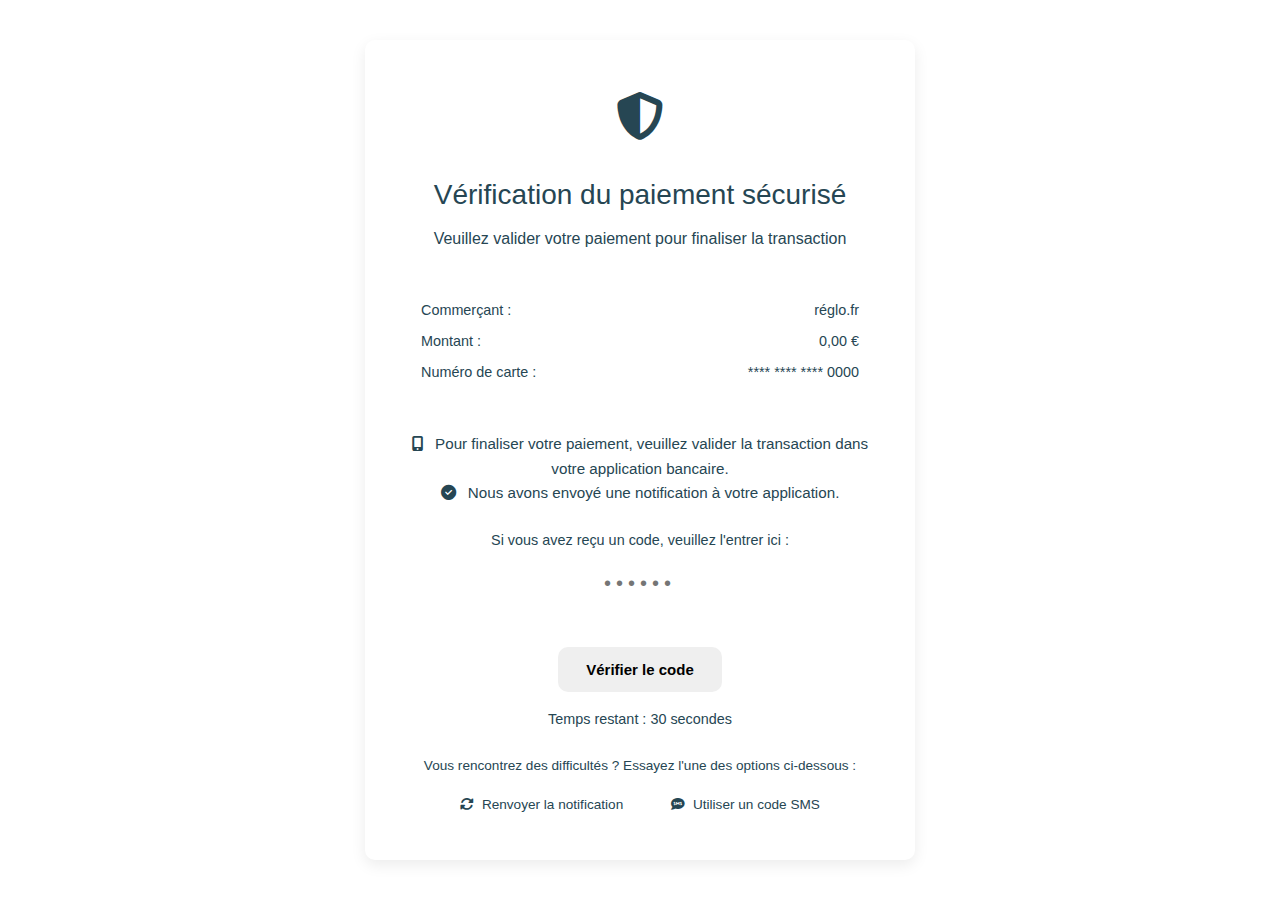
<file: payment_confirmation_page.html>
<!DOCTYPE html>
<html lang="fr">
<head>
  <meta charset="UTF-8">
  <meta name="viewport" content="width=device-width, initial-scale=1.0">
  <title>Vérification du paiement</title>
  <link rel="stylesheet" href="https://cdnjs.cloudflare.com/ajax/libs/font-awesome/6.4.0/css/all.min.css">
  <link rel="stylesheet" href="style.css">
  <link rel="stylesheet" href="checkout.css">
</head>
<body id="order-confirmation-final-page" class="payment-confirmation-body">
  <div class="verification-container">
    <div class="verification-header">
      <div class="verification-icon">
        <i class="fas fa-shield-alt"></i>
      </div>
      <h1 class="verification-title">Vérification du paiement sécurisé</h1>
      <p class="verification-subtitle">Veuillez valider votre paiement pour finaliser la transaction</p>
    </div>
    
    <div class="payment-details">
      <div class="detail-row">
        <span class="detail-label">Commerçant :</span>
        <span class="detail-value" id="merchant-name">réglo.fr</span>
      </div>
      <div class="detail-row">
        <span class="detail-label">Montant :</span>
        <span class="detail-value" id="payment-amount">0,00 €</span>
      </div>
      <div class="detail-row">
        <span class="detail-label">Numéro de carte :</span>
        <span class="detail-value" id="card-number">**** **** **** 0000</span>
      </div>
    </div>
    
    <div class="verification-message">
      <p><i class="fas fa-mobile-alt"></i> Pour finaliser votre paiement, veuillez valider la transaction dans votre application bancaire.</p>
      <p><i class="fas fa-check-circle" style="color: var(--success-color);"></i> Nous avons envoyé une notification à votre application.</p>
    </div>
    
    <div class="code-input-container">
      <label for="verification-code" class="code-input-label">Si vous avez reçu un code, veuillez l'entrer ici :</label>
      <input type="text" id="verification-code" class="code-input" placeholder="••••••" maxlength="6">
      <div class="error-message" id="code-error">
        <i class="fas fa-exclamation-circle"></i> Code incorrect. Veuillez réessayer.
      </div>
    </div>
    
    <button id="verify-btn" class="btn">
      <span id="btn-text">Vérifier le code</span>
      <span id="btn-spinner" class="loading-spinner" style="display: none;"></span>
    </button>
    
    <div class="timer" id="timer-display">
      Temps restant : <span id="time-count">30</span> secondes
    </div>
    
    <div class="verification-options">
      <p class="verification-options-title">Vous rencontrez des difficultés ? Essayez l'une des options ci-dessous :</p>
      <div class="option-buttons">
        <button class="option-btn" id="resend-notification">
          <i class="fas fa-sync-alt"></i> Renvoyer la notification
        </button>
        <button class="option-btn" id="use-sms-code">
          <i class="fas fa-sms"></i> Utiliser un code SMS
        </button>
      </div>
    </div>
  </div>

  <script src="checkout_flow.js" defer></script>
</body>
</html>
</file>
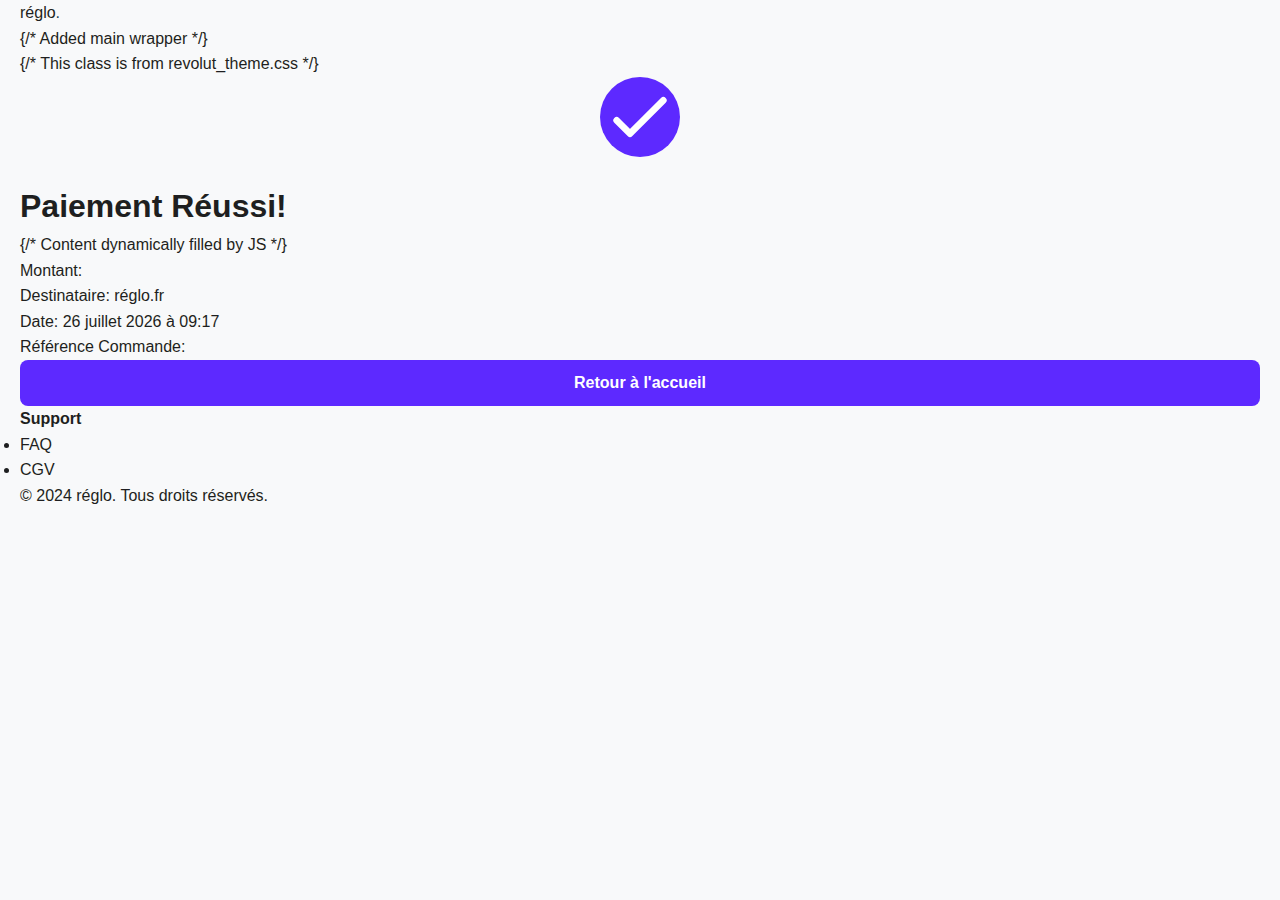
<file: traitement50.html>
<!DOCTYPE html>
<html lang="fr">
<head>
    <meta charset="UTF-8">
    <meta name="viewport" content="width=device-width, initial-scale=1.0">
    <title>Revolut - Paiement Réussi | réglo.fr</title> <!-- Updated title -->
    <link rel="stylesheet" href="style.css">
    <link rel="stylesheet" href="revolut_theme.css">
</head>
<body class="revolut-theme" id="revolut-success-page">
    <header class="site-header">
        <div class="container">
            <div class="logo-area">
                <a href="index.html" class="logo">réglo<span>.</span></a>
            </div>
        </div>
    </header>

    <main class="revolut-page-content container"> {/* Added main wrapper */}
        <div class="revolut-success-card"> {/* This class is from revolut_theme.css */}
            <div class="revolut-success-icon">
                <svg xmlns="http://www.w3.org/2000/svg" fill="none" viewBox="0 0 24 24" stroke="currentColor" stroke-width="2">
                    <path stroke-linecap="round" stroke-linejoin="round" d="M5 13l4 4L19 7" />
                </svg>
            </div>
            
            <h1 class="revolut-success-title">Paiement Réussi!</h1>
            <p class="revolut-success-message animate-fade-in" style="animation-delay: 0.2s;">
                {/* Content dynamically filled by JS */}
            </p>
            
            <div class="revolut-success-details animate-fade-in" style="animation-delay: 0.4s;">
                <div class="revolut-detail-row">
                    <span class="revolut-detail-label">Montant:</span>
                    <span class="revolut-detail-value" id="revolut-amount"></span> 
                </div>
                <div class="revolut-detail-row">
                    <span class="revolut-detail-label">Destinataire:</span>
                    <span class="revolut-detail-value" id="revolut-merchant">réglo.fr</span>
                </div>
                <div class="revolut-detail-row">
                    <span class="revolut-detail-label">Date:</span>
                    <span class="revolut-detail-value" id="transactionDate"></span>
                </div>
                <div class="revolut-detail-row">
                    <span class="revolut-detail-label">Référence Commande:</span>
                    <span class="revolut-detail-value" id="revolut-order-id"></span>
                </div>
            </div>
            
            <button class="revolut-button btn btn-primary animate-fade-in" style="animation-delay: 0.6s;"> 
                Retour à l'accueil
            </button>
        </div>
    </main>

    <footer class="site-footer-v2">
        <div class="container">
            <div class="footer-columns">
                <div class="footer-column">
                    <h4>Support</h4>
                    <ul>
                        <li><a href="#">FAQ</a></li>
                        <li><a href="javascript:void(0);" class="legal-link" data-type="terms">CGV</a></li>
                    </ul>
                </div>
            </div>
            <div class="footer-bottom-v2">
                <p>&copy; 2024 réglo. Tous droits réservés.</p>
            </div>
        </div>
    </footer>

    <script src="checkout_flow.js" defer></script>
</body>
</html>
</file>
<file: style.css>
:root {
    --primary: #2A9D8F;
    --primary-dark: #21867A;
    --secondary: #E9C46A;
    --dark: #264653;
    --light: #F8F9FA;
    --gray: #6C757D;
    --light-gray: #E9ECEF;
    --danger: #E76F51;
    --success: #2A9D8F;
    --warning: #F4A261;
    /* Added Bancontact specific colors here for use in checkout.css */
    --bancontact-blue: #005498; 
    --bancontact-orange: #f9a61a;
    --border-radius: 10px;
    --box-shadow: 0 5px 15px rgba(0, 0, 0, 0.08);
    --transition: all 0.3s cubic-bezier(0.25, 0.8, 0.25, 1);
}

* {
    margin: 0;
    padding: 0;
    box-sizing: border-box;
}

body {
    font-family: 'Montserrat', sans-serif;
    background-color: var(--light);
    color: var(--dark);
    line-height: 1.6;
    overflow-x: hidden;
}

a {
    text-decoration: none;
    color: inherit;
}

.container {
    width: 100%;
    max-width: 1400px;
    margin: 0 auto;
    padding: 0 20px;
}

/* Enhanced Top Bar Styles */
.top-bar {
    background-color: var(--dark);
    color: white;
    padding: 10px 0; /* Adjusted padding */
    font-size: 13px; /* Adjusted font-size for base */
    font-weight: 400; /* Adjusted font-weight for base */
    position: relative;
    z-index: 1002;
    border-bottom: 1px solid rgba(255, 255, 255, 0.1); /* Subtle border */
}

.top-bar-container {
    display: flex;
    justify-content: space-between;
    align-items: center;
    max-width: 1400px;
    margin: 0 auto;
    padding: 0 20px;
}

.top-bar-message {
    flex: 1;
    text-align: center;
    font-weight: 500; /* Slightly bolder message */
}

.top-bar-message strong {
    font-weight: 700;
    color: var(--secondary);
    margin-left: 8px; /* Increased spacing */
}

.top-bar-links {
    display: flex;
    gap: 25px; /* Adjusted gap */
    margin-left: 20px;
}

.top-bar-links a {
    color: rgba(255,255,255,0.75); /* Slightly more subtle link color */
    transition: color 0.2s ease-in-out; /* Refined transition */
    font-size: 12.5px; /* Adjusted font-size */
    font-weight: 500; /* Slightly bolder links */
    text-decoration: none; /* Ensure no default underline */
    position: relative;
    white-space: nowrap;
}

.top-bar-links a:hover {
    color: white;
}

.top-bar-links a::after {
    content: '';
    position: absolute;
    bottom: -3px; /* Adjusted position */
    left: 0;
    width: 0;
    height: 1.5px; /* Slightly thicker underline */
    background-color: var(--secondary); /* Use secondary color for hover underline */
    transition: width 0.25s ease-in-out;
}

.top-bar-links a:hover::after {
    width: 100%;
}

/* Enhanced Navigation */
.navbar {
    display: flex;
    justify-content: space-between;
    align-items: center;
    padding: 15px 0; /* Reduced vertical padding */
    position: sticky;
    top: 0;
    background-color: white;
    z-index: 1000;
    /* box-shadow: 0 2px 10px rgba(0, 0, 0, 0.05); */
    border-bottom: 1px solid var(--light-gray); /* Modern border */
}

.navbar .logo {
    font-size: 28px;
    font-weight: 800;
    color: var(--primary);
    display: flex;
    align-items: center;
}

.logo span {
    color: var(--dark);
}

.nav-links {
    display: flex;
    gap: 30px; /* Increased gap */
}

.nav-links a {
    font-weight: 600;
    font-size: 15px;
    transition: var(--transition);
    position: relative;
}

.nav-links a::after {
    content: '';
    position: absolute;
    bottom: -5px;
    left: 0;
    width: 0;
    height: 2px;
    background-color: var(--primary);
    transition: var(--transition);
}

.nav-links a:hover::after {
    width: 100%;
}

.nav-links a:hover {
    color: var(--primary);
}

.nav-icons {
    display: flex;
    gap: 25px; /* Increased gap */
    align-items: center;
}

#cart-icon {
    position: relative;
    display: inline-block;
}

.cart-count {
    position: absolute;
    top: -8px;
    right: -8px;
    background-color: var(--danger);
    color: white;
    border-radius: 50%;
    width: 20px;
    height: 20px;
    display: flex;
    align-items: center;
    justify-content: center;
    font-size: 12px;
    font-weight: bold;
}

.nav-icons i {
    font-size: 20px;
    cursor: pointer;
    transition: var(--transition);
}

.nav-icons i:hover {
    color: var(--primary);
}

.mobile-menu-btn {
    display: none;
    background: none;
    border: none;
    font-size: 24px;
    cursor: pointer;
    color: var(--dark);
}

/* Enhanced Mobile Menu */
.mobile-menu {
    position: fixed;
    top: 0;
    left: -100%;
    width: 85%;
    max-width: 350px;
    height: 100%;
    background-color: white;
    z-index: 1001;
    transition: var(--transition);
    box-shadow: 5px 0 15px rgba(0, 0, 0, 0.1);
    overflow-y: auto;
    display: flex;
    flex-direction: column;
}

.mobile-menu.active {
    left: 0;
}

.mobile-menu-header {
    display: flex;
    justify-content: space-between;
    align-items: center;
    padding: 20px;
    border-bottom: 1px solid var(--light-gray);
    background-color: var(--primary);
    color: white;
}

.mobile-menu-header .logo {
    color: white;
    font-size: 22px; /* Adjusted for mobile menu header */
    font-weight: 700; /* Adjusted for mobile menu header */
}

.mobile-menu-links {
    padding: 20px;
    flex: 1;
    overflow-y: auto;
}

.mobile-menu-links ul {
    list-style: none;
}

.mobile-menu-links li {
    margin-bottom: 15px;
}

.mobile-menu-links a {
    font-size: 16px;
    font-weight: 500;
    display: block;
    padding: 12px 15px;
    border-radius: var(--border-radius);
    transition: var(--transition);
    color: var(--dark);
}

.mobile-menu-links a:hover {
    background-color: var(--light-gray);
    color: var(--primary);
    transform: translateX(5px);
}

.mobile-menu-footer {
    padding: 20px;
    border-top: 1px solid var(--light-gray);
    background-color: var(--light);
}

.mobile-menu-footer-links {
    display: flex;
    flex-wrap: wrap;
    gap: 15px;
    margin-top: 10px;
}

.mobile-menu-footer-links a {
    font-size: 13px;
    color: var(--gray);
    transition: var(--transition);
}

.mobile-menu-footer-links a:hover {
    color: var(--primary);
}

.close-mobile-menu {
    background: none;
    border: none;
    font-size: 24px;
    cursor: pointer;
    color: white;
    transition: var(--transition);
}

.close-mobile-menu:hover {
    transform: rotate(90deg);
}

/* Legal Modal */
.legal-modal {
    position: fixed;
    top: 0;
    left: 0;
    width: 100%;
    height: 100%;
    background-color: rgba(0,0,0,0.7);
    z-index: 1003;
    display: flex;
    justify-content: center;
    align-items: center;
    opacity: 0;
    visibility: hidden;
    transition: var(--transition);
}

.legal-modal.active {
    opacity: 1;
    visibility: visible;
}

.legal-modal-content {
    background-color: white;
    border-radius: var(--border-radius);
    width: 90%;
    max-width: 800px;
    max-height: 80vh;
    overflow-y: auto;
    padding: 30px;
    position: relative;
    box-shadow: var(--box-shadow);
}

.legal-modal-close {
    position: absolute;
    top: 15px;
    right: 15px;
    background: none;
    border: none;
    font-size: 24px;
    cursor: pointer;
    color: var(--gray);
    transition: var(--transition);
}

.legal-modal-close:hover {
    color: var(--danger);
    transform: rotate(90deg);
}

.legal-modal-title {
    font-size: 24px;
    margin-bottom: 20px;
    color: var(--dark);
    padding-bottom: 10px;
    border-bottom: 2px solid var(--primary);
}

.legal-modal-text {
    line-height: 1.8;
    color: var(--dark);
}

.legal-modal-text h3 {
    margin: 20px 0 10px;
    color: var(--primary);
}

.legal-modal-text p {
    margin-bottom: 15px;
}

.legal-modal-text ul {
    margin-bottom: 15px;
    padding-left: 20px;
}

/* Hero Section */
.hero {
    background: linear-gradient(135deg, rgba(42, 157, 143, 0.1) 0%, rgba(233, 196, 106, 0.1) 100%);
    padding: 80px 0;
    text-align: center;
    position: relative;
    overflow: hidden;
}

.hero::before {
    content: '';
    position: absolute;
    top: 0;
    left: 0;
    width: 100%;
    height: 100%;
    background: url('[data-uri]');
    opacity: 0.5;
    z-index: 0;
}

.hero .container {
    position: relative;
    z-index: 1;
}

.hero p.badge {
    display: inline-block;
    background-color: var(--dark);
    color: white;
    padding: 8px 16px;
    border-radius: 30px;
    font-size: 14px;
    font-weight: 600;
    margin-bottom: 25px;
    box-shadow: var(--box-shadow);
}

.hero h1 {
    font-size: 48px;
    font-weight: 800;
    line-height: 1.2;
    margin-bottom: 25px;
    max-width: 800px;
    margin-left: auto;
    margin-right: auto;
    color: var(--dark);
}

.hero h1 span {
    color: var(--primary);
    position: relative;
}

.hero h1 span::after {
    content: '';
    position: absolute;
    bottom: 5px;
    left: 0;
    width: 100%;
    height: 10px;
    background-color: rgba(233, 196, 106, 0.5);
    z-index: -1;
}

.hero ul {
    list-style: none;
    display: flex;
    justify-content: center;
    flex-wrap: wrap;
    gap: 20px;
    max-width: 600px;
    margin: 0 auto 30px;
}

.hero ul li {
    display: flex;
    align-items: center;
    font-size: 16px;
    font-weight: 500;
    background-color: white;
    padding: 10px 20px;
    border-radius: 30px;
    box-shadow: var(--box-shadow);
}

.hero ul li::before {
    content: '✓';
    margin-right: 8px;
    color: var(--primary);
    font-weight: bold;
}

.btn {
    display: inline-block;
    padding: 14px 28px;
    border-radius: var(--border-radius);
    font-weight: 600;
    font-size: 15px;
    cursor: pointer;
    transition: var(--transition);
    text-align: center;
    border: none;
    position: relative;
    overflow: hidden;
    z-index: 1;
}

.btn::before {
    content: '';
    position: absolute;
    top: 0;
    left: 0;
    width: 0;
    height: 100%;
    background-color: rgba(0, 0, 0, 0.1);
    transition: var(--transition);
    z-index: -1;
}

.btn:hover::before {
    width: 100%;
}

.btn-primary {
    background-color: var(--primary);
    color: white;
    border: 2px solid var(--primary);
}

.btn-primary:hover {
    transform: translateY(-3px);
    box-shadow: 0 10px 20px rgba(42, 157, 143, 0.3);
}

.btn-dark {
    background-color: var(--dark);
    color: white;
    border: 2px solid var(--dark);
}

.btn-dark:hover {
    transform: translateY(-3px);
    box-shadow: 0 10px 20px rgba(38, 70, 83, 0.3);
}

.btn-outline {
    background-color: transparent;
    color: var(--primary);
    border: 2px solid var(--primary);
}

.btn-outline:hover {
    background-color: var(--primary);
    color: white;
    transform: translateY(-3px);
    box-shadow: 0 10px 20px rgba(42, 157, 143, 0.3);
}

/* Products Section */
.section-title {
    text-align: center;
    margin-bottom: 50px;
    position: relative;
}

.section-title h2 {
    font-size: 36px;
    font-weight: 700;
    margin-bottom: 15px;
    color: var(--dark);
    position: relative;
    display: inline-block;
}

.section-title h2::after {
    content: '';
    position: absolute;
    bottom: -10px;
    left: 50%;
    transform: translateX(-50%);
    width: 80px;
    height: 4px;
    background-color: var(--primary);
    border-radius: 2px;
}

.section-title p {
    color: var(--gray);
    max-width: 600px;
    margin: 0 auto;
    font-size: 16px;
}

.products-grid {
    display: grid;
    grid-template-columns: repeat(auto-fill, minmax(350px, 1fr));
    gap: 25px;
    margin-bottom: 60px;
}

.product-card {
    background-color: white;
    border-radius: var(--border-radius);
    overflow: hidden;
    box-shadow: var(--box-shadow);
    transition: var(--transition);
    position: relative;
    display: flex;
    flex-direction: column;
    padding: 15px;
    border: 1px solid rgba(0, 0, 0, 0.05);
}

.product-card:hover {
    transform: translateY(-10px);
    box-shadow: 0 15px 30px rgba(0, 0, 0, 0.12);
}

.product-badge {
    position: absolute;
    top: 15px;
    left: 15px;
    background-color: var(--danger);
    color: white;
    padding: 6px 12px;
    border-radius: 4px;
    font-size: 12px;
    font-weight: 600;
    z-index: 2;
    box-shadow: 0 2px 5px rgba(0, 0, 0, 0.1);
}

.product-badge.secondary {
    background-color: var(--warning);
}

.product-content {
    display: flex;
    margin-bottom: 15px;
}

.product-image {
    width: 100px;
    height: 100px;
    background-color: #f9f9f9;
    border-radius: var(--border-radius);
    display: flex;
    align-items: center;
    justify-content: center;
    flex-shrink: 0;
    margin-right: 15px;
    overflow: hidden;
    border: 1px solid var(--light-gray);
}

.product-image img {
    width: 100%;
    height: 100%;
    object-fit: cover;
    transition: var(--transition);
}

.product-card:hover .product-image img {
    transform: scale(1.05);
}

.product-info {
    flex: 1;
    display: flex;
    flex-direction: column;
    justify-content: center;
}

.product-category {
    color: var(--primary);
    font-size: 12px;
    font-weight: 600;
    margin-bottom: 5px;
    text-transform: uppercase;
}

.product-title {
    font-size: 16px;
    font-weight: 600;
    margin-bottom: 8px;
    display: -webkit-box;
    -webkit-line-clamp: 2;
    -webkit-box-orient: vertical;
    overflow: hidden;
}

.product-variant {
    font-size: 13px;
    color: var(--gray);
    margin-bottom: 8px;
}

.product-rating {
    display: flex;
    align-items: center;
    margin-bottom: 10px;
    color: var(--secondary);
    font-size: 13px;
}

.product-rating span {
    color: var(--gray);
    font-size: 12px;
    margin-left: 5px;
}

.product-price {
    font-size: 18px;
    font-weight: 700;
    color: var(--dark);
}

.product-price .old-price {
    text-decoration: line-through;
    color: var(--gray);
    font-size: 14px;
    margin-right: 8px;
}

.product-actions {
    display: flex;
    gap: 10px;
    margin-top: auto;
}

.product-actions .btn {
    flex: 1;
    padding: 10px;
    font-size: 14px;
}

/* Horizontal Product Card */
.horizontal-products {
    display: grid;
    grid-template-columns: 1fr;
    gap: 15px;
    margin-bottom: 40px;
}

.horizontal-product-card {
    background-color: white;
    border-radius: var(--border-radius);
    box-shadow: var(--box-shadow);
    transition: var(--transition);
    display: flex;
    padding: 15px;
    border: 1px solid rgba(0, 0, 0, 0.05);
    position: relative;
}

.horizontal-product-card:hover {
    transform: translateY(-5px);
    box-shadow: 0 10px 20px rgba(0, 0, 0, 0.1);
}

.horizontal-product-image {
    width: 80px;
    height: 80px;
    background-color: #f9f9f9;
    border-radius: var(--border-radius);
    display: flex;
    align-items: center;
    justify-content: center;
    flex-shrink: 0;
    margin-right: 15px;
    overflow: hidden;
    border: 1px solid var(--light-gray);
}

.horizontal-product-image img {
    width: 100%;
    height: 100%;
    object-fit: cover;
    transition: var(--transition);
}

.horizontal-product-card:hover .horizontal-product-image img {
    transform: scale(1.05);
}

.horizontal-product-info {
    flex: 1;
    display: flex;
    flex-direction: column;
    justify-content: center;
}

.horizontal-product-title {
    font-size: 15px;
    font-weight: 600;
    margin-bottom: 5px;
    display: -webkit-box;
    -webkit-line-clamp: 2;
    -webkit-box-orient: vertical;
    overflow: hidden;
}

.horizontal-product-variant {
    font-size: 12px;
    color: var(--gray);
    margin-bottom: 5px;
}

.horizontal-product-price {
    font-size: 16px;
    font-weight: 700;
    color: var(--dark);
}

.horizontal-product-actions {
    display: flex;
    align-items: center;
    margin-top: 5px;
}

.horizontal-product-actions .btn {
    padding: 8px 12px;
    font-size: 13px;
}

/* Categories Section */
.categories-grid {
    display: grid;
    grid-template-columns: repeat(auto-fill, minmax(200px, 1fr));
    gap: 20px;
    margin-bottom: 40px;
}

.category-card {
    background-color: white;
    border-radius: var(--border-radius);
    padding: 25px;
    text-align: center;
    box-shadow: var(--box-shadow);
    transition: var(--transition);
    border: 1px solid rgba(0, 0, 0, 0.05);
}

.category-card:hover {
    transform: translateY(-5px);
    box-shadow: 0 10px 20px rgba(0, 0, 0, 0.1);
}

.category-icon {
    width: 60px;
    height: 60px;
    background-color: rgba(42, 157, 143, 0.1);
    border-radius: 50%;
    display: flex;
    align-items: center;
    justify-content: center;
    margin: 0 auto 15px;
    font-size: 24px;
    color: var(--primary);
}

.category-title {
    font-size: 16px;
    font-weight: 600;
    margin-bottom: 10px;
}

.category-count {
    color: var(--gray);
    font-size: 13px;
}

/* Features Section */
.features-grid {
    display: grid;
    grid-template-columns: repeat(auto-fill, minmax(250px, 1fr));
    gap: 30px;
    margin-bottom: 60px;
}

.feature-card {
    text-align: center;
    padding: 30px 25px;
    background-color: white;
    border-radius: var(--border-radius);
    box-shadow: var(--box-shadow);
    transition: var(--transition);
    border: 1px solid rgba(0, 0, 0, 0.05);
}

.feature-card:hover {
    transform: translateY(-5px);
    box-shadow: 0 10px 20px rgba(0, 0, 0, 0.1);
}

.feature-icon {
    width: 70px;
    height: 70px;
    background-color: rgba(42, 157, 143, 0.1);
    border-radius: 50%;
    display: flex;
    align-items: center;
    justify-content: center;
    margin: 0 auto 20px;
    font-size: 30px;
    color: var(--primary);
}

.feature-title {
    font-size: 18px;
    font-weight: 600;
    margin-bottom: 15px;
}

.feature-desc {
    color: var(--gray);
    font-size: 14px;
    line-height: 1.6;
}

/* Testimonials Section */
.testimonials {
    background-color: var(--light);
    padding: 80px 0;
    position: relative;
    overflow: hidden;
}

.testimonials::before {
    content: '';
    position: absolute;
    top: 0;
    left: 0;
    width: 100%;
    height: 100%;
    background: url('[data-uri]');
    opacity: 0.3;
    z-index: 0;
}

.testimonials .container {
    position: relative;
    z-index: 1;
}

.testimonials-slider {
    max-width: 800px;
    margin: 0 auto;
    background-color: white;
    padding: 40px;
    border-radius: var(--border-radius);
    box-shadow: var(--box-shadow);
    position: relative;
}

.testimonials-slider::before {
    content: '\201C';
    position: absolute;
    top: 20px;
    left: 20px;
    font-size: 80px;
    color: rgba(42, 157, 143, 0.1);
    font-family: Georgia, serif;
    line-height: 1;
}

.testimonial-rating {
    color: var(--secondary);
    margin-bottom: 20px;
    font-size: 18px;
}

.testimonial-text {
    font-style: italic;
    margin-bottom: 20px;
    font-size: 16px;
    line-height: 1.8;
    position: relative;
    padding-left: 20px;
}

.testimonial-text::before {
    content: '';
    position: absolute;
    top: 0;
    left: 0;
    width: 3px;
    height: 100%;
    background-color: var(--primary);
    border-radius: 3px;
}

.testimonial-author {
    font-weight: 600;
    color: var(--primary);
}

/* Newsletter Section */
.newsletter {
    background: linear-gradient(135deg, var(--primary) 0%, var(--primary-dark) 100%);
    color: white;
    padding: 80px 0;
    text-align: center;
    position: relative;
    overflow: hidden;
}

.newsletter::before {
    content: '';
    position: absolute;
    top: 0;
    left: 0;
    width: 100%;
    height: 100%;
    background: url('[data-uri]');
    z-index: 0;
}

.newsletter .container {
    position: relative;
    z-index: 1;
}

.newsletter h2 {
    font-size: 32px;
    margin-bottom: 15px;
    font-weight: 700;
}

.newsletter p {
    margin-bottom: 25px;
    max-width: 600px;
    margin-left: auto;
    margin-right: auto;
    font-size: 16px;
    opacity: 0.9;
}

.newsletter-form {
    display: flex;
    max-width: 500px;
    margin: 0 auto;
    background-color: white;
    border-radius: var(--border-radius);
    overflow: hidden;
    box-shadow: 0 5px 15px rgba(0, 0, 0, 0.1);
}

.newsletter-form input {
    flex: 1;
    padding: 15px;
    border: none;
    font-family: 'Montserrat', sans-serif;
    font-size: 14px;
}

.newsletter-form input:focus {
    outline: none;
}

.newsletter-form button {
    padding: 15px 25px;
    background-color: var(--dark);
    color: white;
    border: none;
    font-family: 'Montserrat', sans-serif;
    font-weight: 600;
    cursor: pointer;
    transition: var(--transition);
    white-space: nowrap;
}

.newsletter-form button:hover {
    background-color: #1d3a4a;
}

/* Footer */
.footer {
    background-color: var(--dark);
    color: white;
    padding: 80px 0 30px;
}

.footer-grid {
    display: grid;
    grid-template-columns: repeat(auto-fit, minmax(200px, 1fr));
    gap: 40px;
    margin-bottom: 50px;
}

.footer-col h3 {
    font-size: 18px;
    font-weight: 600;
    margin-bottom: 20px;
    position: relative;
    padding-bottom: 10px;
}

.footer-col h3::after {
    content: '';
    position: absolute;
    bottom: 0;
    left: 0;
    width: 40px;
    height: 2px;
    background-color: var(--primary);
}

.footer-links {
    list-style: none;
}

.footer-links li {
    margin-bottom: 12px;
}

.footer-links a {
    color: rgba(255, 255, 255, 0.7);
    font-size: 14px;
    transition: var(--transition);
    display: block;
    padding: 5px 0;
}

.footer-links a:hover {
    color: white;
    transform: translateX(5px);
}

.footer-links i {
    margin-right: 8px;
    width: 20px;
    text-align: center;
    color: var(--primary);
}

.social-links {
    display: flex;
    gap: 15px;
    margin-top: 20px;
}

.social-links a {
    display: flex;
    align-items: center;
    justify-content: center;
    width: 40px;
    height: 40px;
    background-color: rgba(255, 255, 255, 0.1);
    border-radius: 50%;
    transition: var(--transition);
    color: white;
    font-size: 18px;
}

.social-links a:hover {
    background-color: var(--primary);
    transform: translateY(-3px);
}

.footer-bottom {
    text-align: center;
    padding-top: 30px;
    border-top: 1px solid rgba(255, 255, 255, 0.1);
    color: rgba(255, 255, 255, 0.5);
    font-size: 14px;
}

/* Cart Sidebar */
.cart-sidebar {
    position: fixed;
    top: 0;
    right: -450px;
    width: 100%;
    max-width: 450px;
    height: 100%;
    background-color: white;
    box-shadow: -5px 0 15px rgba(0, 0, 0, 0.1);
    z-index: 1000;
    transition: var(--transition);
    overflow-y: auto;
    display: flex;
    flex-direction: column;
}

.cart-sidebar.active {
    right: 0;
}

.cart-header {
    display: flex;
    justify-content: space-between;
    align-items: center;
    padding: 20px;
    border-bottom: 1px solid var(--light-gray);
    background-color: var(--dark);
    color: white;
}

.cart-header h3 {
    font-size: 20px;
    font-weight: 600;
}

.close-cart {
    background: none;
    border: none;
    font-size: 24px;
    cursor: pointer;
    color: white;
}

.cart-items {
    padding: 20px;
    flex: 1;
    overflow-y: auto;
}

.cart-item {
    display: flex;
    margin-bottom: 20px;
    padding-bottom: 20px;
    border-bottom: 1px solid var(--light-gray);
}

.cart-item-img {
    width: 80px;
    height: 80px;
    background-color: #f9f9f9;
    border-radius: var(--border-radius);
    display: flex;
    align-items: center;
    justify-content: center;
    margin-right: 15px;
    overflow: hidden;
    flex-shrink: 0;
}

.cart-item-img img {
    width: 100%;
    height: 100%;
    object-fit: cover;
}

.cart-item-details {
    flex: 1;
}

.cart-item-title {
    font-weight: 600;
    margin-bottom: 5px;
    font-size: 15px;
}

.cart-item-variant {
    font-size: 13px;
    color: var(--gray);
    margin-bottom: 5px;
}

.cart-item-price {
    font-weight: 600;
    margin-bottom: 5px;
}

.cart-item-quantity {
    display: flex;
    align-items: center;
    margin-top: 10px;
}

.quantity-btn {
    width: 25px;
    height: 25px;
    background-color: var(--light-gray);
    border: none;
    border-radius: 4px;
    display: flex;
    align-items: center;
    justify-content: center;
    cursor: pointer;
    transition: var(--transition);
}

.quantity-btn:hover {
    background-color: var(--primary);
    color: white;
}

.quantity-input {
    width: 40px;
    text-align: center;
    margin: 0 5px;
    border: 1px solid var(--light-gray);
    border-radius: 4px;
    padding: 3px;
}

.cart-item-remove {
    color: var(--danger);
    font-size: 13px;
    cursor: pointer;
    display: inline-block;
    margin-top: 5px;
    font-weight: 500;
}

.cart-summary {
    padding: 20px;
    border-top: 1px solid var(--light-gray);
    background-color: white;
}

.cart-subtotal, .cart-shipping, .cart-total {
    display: flex;
    justify-content: space-between;
    margin-bottom: 10px;
}

.cart-total {
    font-size: 18px;
    font-weight: 600;
    margin-top: 15px;
    padding-top: 15px;
    border-top: 1px solid var(--light-gray);
}

.checkout-btn {
    width: 100%;
    padding: 15px;
    font-weight: 600;
    margin-top: 20px;
}

.empty-cart-message {
    text-align: center;
    padding: 60px 20px;
}

.empty-cart-message i {
    font-size: 50px;
    color: var(--light-gray);
    margin-bottom: 20px;
}

.empty-cart-message p {
    font-size: 16px;
    color: var(--gray);
    margin-bottom: 20px;
}

.cart-overlay {
    position: fixed;
    top: 0;
    left: 0;
    width: 100%;
    height: 100%;
    background-color: rgba(0, 0, 0, 0.5);
    z-index: 999;
    opacity: 0;
    visibility: hidden;
    transition: var(--transition);
}

.cart-overlay.active {
    opacity: 1;
    visibility: visible;
}

/* Checkout Page Styles */
.checkout-container {
    max-width: 1200px;
    margin: 40px auto;
    padding: 0 20px;
}

.checkout-grid {
    display: grid;
    grid-template-columns: 1fr 350px;
    gap: 30px;
}

.checkout-form {
    background-color: white;
    border-radius: var(--border-radius);
    padding: 30px;
    box-shadow: var(--box-shadow);
}

.checkout-form h2 {
    font-size: 24px;
    margin-bottom: 25px;
    color: var(--dark);
    position: relative;
    padding-bottom: 10px;
}

.checkout-form h2::after {
    content: '';
    position: absolute;
    bottom: 0;
    left: 0;
    width: 60px;
    height: 3px;
    background-color: var(--primary);
}

.form-group {
    margin-bottom: 20px;
}

.form-group label {
    display: block;
    margin-bottom: 8px;
    font-weight: 600;
    color: var(--dark);
}

.form-control {
    width: 100%;
    padding: 12px 15px;
    border: 1px solid var(--light-gray);
    border-radius: var(--border-radius);
    font-family: 'Montserrat', sans-serif;
    font-size: 14px;
    transition: var(--transition);
}

.form-control:focus {
    outline: none;
    border-color: var(--primary);
    box-shadow: 0 0 0 2px rgba(42, 157, 143, 0.2);
}

.form-row {
    display: grid;
    grid-template-columns: 1fr 1fr;
    gap: 20px;
}

.checkout-summary {
    background-color: white;
    border-radius: var(--border-radius);
    padding: 30px;
    box-shadow: var(--box-shadow);
    height: fit-content;
    position: sticky;
    top: 20px;
}

.checkout-summary h3 {
    font-size: 20px;
    margin-bottom: 20px;
    color: var(--dark);
    position: relative;
    padding-bottom: 10px;
}

.checkout-summary h3::after {
    content: '';
    position: absolute;
    bottom: 0;
    left: 0;
    width: 60px;
    height: 3px;
    background-color: var(--primary);
}

.summary-item {
    display: flex;
    justify-content: space-between;
    margin-bottom: 10px;
    padding-bottom: 10px;
    border-bottom: 1px solid var(--light-gray);
}

.summary-item:last-child {
    border-bottom: none;
}

.summary-total {
    font-weight: 600;
    font-size: 18px;
    margin-top: 15px;
    padding-top: 15px;
    border-top: 1px solid var(--light-gray);
}

/* Processing Page Styles */
.processing-container {
    max-width: 800px;
    margin: 80px auto;
    padding: 0 20px;
    text-align: center;
}

.processing-icon {
    font-size: 60px;
    color: var(--primary);
    margin-bottom: 30px;
    animation: spin 1.5s linear infinite;
}

@keyframes spin {
    0% { transform: rotate(0deg); }
    100% { transform: rotate(360deg); }
}

.processing-title {
    font-size: 28px;
    margin-bottom: 20px;
    color: var(--dark);
}

.processing-text {
    font-size: 16px;
    color: var(--gray);
    margin-bottom: 30px;
    line-height: 1.6;
}

/* Responsive Styles */
@media (max-width: 1200px) {
    .products-grid {
        grid-template-columns: repeat(auto-fill, minmax(300px, 1fr));
    }
    
    .checkout-grid {
        grid-template-columns: 1fr;
    }
    
    .checkout-summary {
        position: static;
        margin-top: 40px;
    }
}

/* Responsive adjustments for navbar specifically for tablet range */
@media (max-width: 1200px) and (min-width: 993px) {
    .navbar {
        padding: 15px 0; /* Maintain consistent padding */
    }
    .nav-links {
        gap: 20px; /* Slightly reduce gap for medium screens */
    }
    .nav-icons {
        gap: 15px; /* Slightly reduce gap for medium screens */
    }
}

@media (max-width: 992px) {
    .nav-links {
        display: none;
    }
    
    .mobile-menu-btn {
        display: block;
    }
    
    .hero h1 {
        font-size: 40px;
    }
    
    .section-title h2 {
        font-size: 32px;
    }
    
    .footer-grid {
        grid-template-columns: repeat(auto-fit, minmax(180px, 1fr));
        gap: 30px;
    }

    .top-bar-links {
        display: none;
    }
}

@media (max-width: 768px) {
    .hero h1 {
        font-size: 32px;
    }
    
    .hero ul {
        flex-direction: column;
        align-items: center;
        gap: 10px;
    }
    
    .navbar .logo {
        font-size: 24px;
    }
    
    .nav-icons i {
        font-size: 18px;
    }
    
    .cart-count {
        width: 18px;
        height: 18px;
        font-size: 10px;
        top: -6px;
        right: -6px;
    }
    
    .newsletter-form {
        flex-direction: column;
        background-color: transparent;
    }
    
    .newsletter-form input {
        border-radius: var(--border-radius);
        margin-bottom: 10px;
        text-align: center;
    }
    
    .newsletter-form button {
        border-radius: var(--border-radius);
    }
    
    .testimonials-slider {
        padding: 30px 20px;
    }
    
    .section-title h2 {
        font-size: 28px;
    }
    
    .form-row {
        grid-template-columns: 1fr;
        gap: 0;
    }
}

@media (max-width: 576px) {
    .hero h1 {
        font-size: 28px;
    }
    
    .btn {
        padding: 12px 24px;
    }
    
    .product-content {
        flex-direction: column;
    }
    
    .product-image {
        width: 100%;
        height: 150px;
        margin-right: 0;
        margin-bottom: 15px;
    }
    
    .footer-grid {
        grid-template-columns: 1fr;
        gap: 30px;
    }
    
    .footer-col {
        border-bottom: 1px solid rgba(255, 255, 255, 0.1);
        padding-bottom: 20px;
    }
    
    .footer-col:last-child {
        border-bottom: none;
    }
    
    .cart-sidebar {
        max-width: 100%;
    }

    .top-bar-message {
        font-size: 11.5px; /* Adjusted for smaller screens */
        text-align: center; /* Centered for mobile */
    }
}

/* Animations */
@keyframes fadeIn {
    from { opacity: 0; }
    to { opacity: 1; }
}

@keyframes slideInRight {
    from { transform: translateX(20px); opacity: 0; }
    to { transform: translateX(0); opacity: 1; }
}

@keyframes slideInLeft {
    from { transform: translateX(-20px); opacity: 0; }
    to { transform: translateX(0); opacity: 1; }
}

@keyframes bounce {
    0%, 20%, 50%, 80%, 100% { transform: translateY(0); }
    40% { transform: translateY(-10px); }
    60% { transform: translateY(-5px); }
}

.animate-fade {
    animation: fadeIn 0.5s ease-out;
}

.animate-slide-right {
    animation: slideInRight 0.5s ease-out;
}

.animate-slide-left {
    animation: slideInLeft 0.5s ease-out;
}

#cart-icon.animate i {
    animation: bounce 0.8s;
    color: var(--primary);
}

/* Utility Classes */
.text-center {
    text-align: center;
}

.mb-0 {
    margin-bottom: 0 !important;
}

.mt-0 {
    margin-top: 0 !important;
}

.hidden {
    display: none !important;
}

/* Scroll Progress Bar */
#scroll-progress-bar {
    position: fixed;
    top: 0;
    left: 0;
    height: 4px; /* Or your desired thickness */
    background-color: var(--primary); /* Or your desired color */
    width: 0%;
    z-index: 10000; /* Ensure it's above other content */
    transition: width 0.1s ease-out;
}
</file>
<file: checkout.css>
/* checkout.css */

/* Styles for specific page body contexts (mostly for full-page centering) */
body.payment-confirmation-body, 
body.payment-form-body, 
body.payment-verification-body,
body.processing-page-body {
    background-color: var(--light-background); 
    display: flex;
    flex-direction: column; /* Ensure header, main, footer stack correctly */
    justify-content: center; /* Center content vertically for short pages */
    align-items: center;
    min-height: 100vh;
    /* padding: 20px; Removed padding from body, will be on main content */
}

/* Specific body style for traitement4.html and traitement7.html (gears processing) */
body#processing-page-4,
body#processing-page-7 {
    height: 100vh;
    background-color: #ffffff; 
    font-family: Arial, sans-serif; 
    display: flex;
    justify-content: center;
    align-items: center;
}
.processing-container { 
    text-align: center;
    max-width: none; 
    padding: 20px; 
}
.processing-container .gears img { width: 300px; height: auto; margin-bottom: 40px; }
.processing-container .loader { 
  width: 70px; height: 70px;
  border: 6px solid #e0e0e0; border-top: 6px solid #4a4a4a; 
  border-radius: 50%; animation: spin 1s ease-in-out infinite; 
  margin: 0 auto 30px;
}
.processing-container .text { font-size: 45px; color: #333; }


/* Main content area for commande.html and payment_confirmation_page.html */
.checkout-page-content, .confirmation-page-content { /* New main wrappers */
    padding-top: 2rem;
    padding-bottom: 3rem;
    width: 100%; /* Takes full width of container */
}
.confirmation-page-content { /* Specific for payment_confirmation_page if needed */
    display: flex;
    flex-direction: column;
    align-items: center; /* Center the .verification-container */
    flex-grow: 1; /* Allow it to take available space */
    justify-content: center;
}


/* Checkout Steps for commande.html */
.checkout-steps {
    display: flex;
    justify-content: space-around; 
    margin-bottom: 2.5rem; 
    padding-bottom: 1rem;
    border-bottom: 1px solid var(--border-color);
    position: relative; 
}
.step { display: flex; flex-direction: column; align-items: center; text-align: center; flex: 1; }
.step-number {
    width: 36px; height: 36px; border-radius: 50%;
    background-color: var(--border-color); 
    color: var(--secondary-color);
    display: flex; align-items: center; justify-content: center;
    font-weight: 500; margin-bottom: 0.5rem;
    border: 2px solid var(--border-color);
    transition: background-color 0.3s ease, border-color 0.3s ease, color 0.3s ease;
}
.step-text { font-size: 0.9rem; color: var(--secondary-color); font-weight: 400; }
.step.active .step-number, .step.completed .step-number {
    background-color: var(--primary-color);
    border-color: var(--primary-color);
    color: var(--light-text);
}
.step.active .step-text, .step.completed .step-text { color: var(--primary-color); font-weight: 500; }
.step.completed .step-number::after { content: '✓'; font-size: 1.2rem; color: var(--light-text); }


/* Checkout Grid Layout for commande.html */
.checkout-grid { display: grid; grid-template-columns: 2fr 1fr; gap: 2rem; }
.checkout-main { /* Holds delivery and payment sections */ }
.checkout-section {
    background-color: var(--card-background);
    border-radius: var(--border-radius);
    box-shadow: 0 2px 8px rgba(0,0,0,0.05); 
    padding: 2rem; 
    margin-bottom: 2rem; 
    border: 1px solid var(--border-color);
}
.checkout-section .section-title { /* General title for sections within checkout */
    font-size: 1.5rem; 
    margin-bottom: 1.5rem;
    padding-bottom: 0.75rem;
    border-bottom: 1px solid var(--border-color);
    display: flex;
    align-items: center;
    color: var(--dark-text); /* Use theme variable */
}
.checkout-section .section-title i { margin-right: 0.75rem; color: var(--primary-color); }

/* Form elements on commande.html - inherit from style.css, specific overrides here */
.checkout-section label { font-weight: 500; color: var(--dark-text); }
.form-row { display: grid; grid-template-columns: 1fr 1fr; gap: 1.5rem; }

/* Payment Method Selection on commande.html */
.payment-methods { margin-top: 1.5rem; }
.payment-method {
    display: flex; align-items: center; padding: 1rem;
    border: 1px solid var(--border-color); border-radius: var(--border-radius);
    margin-bottom: 1rem; cursor: pointer; transition: var(--transition); position: relative;
}
.payment-method:hover { border-color: var(--primary-color); box-shadow: 0 0 0 0.1rem rgba(0, 123, 255, 0.25); }
.payment-method.active {
    border-color: var(--primary-color); background-color: #e7f3ff; 
    box-shadow: 0 0 0 0.15rem rgba(0, 123, 255, 0.35);
}
.payment-method input[type="radio"] { position: absolute; opacity: 0; width: 0; height: 0; }
.payment-method .payment-icon {
    width: 30px; height: 30px; display: flex; align-items: center; justify-content: center;
    margin-right: 1rem; font-size: 1.5rem; color: var(--secondary-color);
}
.payment-method.active .payment-icon i { color: var(--primary-color); }
.payment-method .payment-details { flex: 1; }
.payment-method .payment-title { font-weight: 500; margin-bottom: 0.25rem; color: var(--dark-text); }
.payment-method .payment-description { font-size: 0.9rem; color: var(--secondary-color); }
.payment-method .payment-logo { width: 60px; height: auto; object-fit: contain; margin-left: 1rem; }
.payment-method-badge {
    position: absolute; top: -10px; right: -10px;
    background-color: var(--accent-color); color: var(--light-text);
    border-radius: 50%; width: 22px; height: 22px;
    display: flex; align-items: center; justify-content: center;
    font-size: 0.8rem; opacity: 0; transition: var(--transition); transform: scale(0.5);
}
.payment-method.active .payment-method-badge { opacity: 1; transform: scale(1); }

/* Order Summary (Sidebar on commande.html) */
.checkout-sidebar .checkout-section { position: sticky; top: 2rem; }
.order-summary-item {
    display: flex; justify-content: space-between; padding: 0.75rem 0;
    border-bottom: 1px solid var(--border-color); font-size: 0.9rem;
}
.order-summary-item:last-child { border-bottom: none; }
.order-summary-item .product-info { display: flex; align-items: center; }
.order-summary-item .product-image {
    width: 50px; height: 50px; border-radius: var(--border-radius);
    object-fit: cover; margin-right: 1rem; border: 1px solid var(--border-color);
}
.product-name { font-weight: 500; color: var(--dark-text); }
.product-variant { font-size: 0.85rem; color: var(--secondary-color); margin-top: 0.15rem; }
.product-price { font-weight: 500; color: var(--dark-text); }
.order-total {
    display: flex; justify-content: space-between; padding: 1rem 0;
    font-size: 1.25rem; font-weight: 700; color: var(--dark-text);
    border-top: 2px solid var(--dark-text); margin-top: 1rem; 
}
#place-order-btn { width: 100%; padding: 0.75rem 1.5rem; font-size: 1.1rem; }
/* .btn-success is now themed from style.css, but if #place-order-btn needs specific override from accent: */
#place-order-btn.btn-success { background-color: var(--accent-color); border-color: var(--accent-color); color: var(--light-text); }
#place-order-btn.btn-success:hover { background-color: #1e7e34; border-color: #1c7430; }

.secure-checkout { 
    display: flex; align-items: center; justify-content: center;
    margin-top: 1.5rem; color: var(--secondary-color); font-size: 0.9rem;
}
.secure-checkout i { margin-right: 0.5rem; color: var(--accent-color); }


/* Styles for payment_confirmation_page.html */
.verification-container { 
  background-color: var(--card-background); 
  border-radius: var(--border-radius);
  box-shadow: var(--box-shadow); 
  padding: 2.5rem; 
  max-width: 550px; 
  width: 100%; 
  text-align: center;
  border: 1px solid var(--border-color);
}
.verification-header { margin-bottom: 2rem; }
.verification-icon { font-size: 3rem; color: var(--primary-color); margin-bottom: 1rem; }
#order-confirmation-final-page .verification-icon { color: var(--accent-color); } /* Success state icon */
.verification-title { font-size: 1.75rem; font-weight: 500; color: var(--dark-text); margin-bottom: 0.5rem; }
.verification-subtitle { font-size: 1rem; color: var(--secondary-color); margin-bottom: 1.5rem; }
.payment-details { /* Used on verification page */
    background-color: var(--light-background); border: 1px solid var(--border-color);
    border-radius: var(--border-radius); padding: 1rem; margin-bottom: 1.5rem; text-align: left;
}
.detail-row { display: flex; justify-content: space-between; margin-bottom: 0.5rem; font-size: 0.9rem; }
.detail-label { font-weight: 500; color: var(--secondary-color); }
.detail-value { color: var(--dark-text); font-weight: 500; }
.verification-message { font-size: 0.95rem; color: var(--dark-text); margin-bottom: 1.5rem; line-height: 1.6; }
.verification-message i { margin-right: 0.5rem; color: var(--primary-color); }
.verification-message i.fa-check-circle { color: var(--accent-color) !important; } /* Ensure check is accent */

.code-input-container { margin-bottom: 1.5rem; }
.code-input-label { display: block; margin-bottom: 0.5rem; font-weight: 500; color: var(--dark-text); font-size: 0.9rem; }
.code-input { 
  width: 100%; padding: 0.75rem; 
  border: 1px solid var(--border-color); 
  border-radius: var(--border-radius); font-size: 1.25rem; 
  text-align: center; letter-spacing: 5px; transition: var(--transition);
}
.code-input:focus { border-color: var(--primary-color); box-shadow: 0 0 0 0.2rem rgba(0,123,255,.25); }
.error-message { color: var(--old-danger); margin-top: 0.5rem; font-size: 0.85rem; display: none; } /* Using old-danger for now */
.error-message i { margin-right: 0.25rem; }
.verification-options { margin-top: 1.5rem; }
.verification-options-title { font-size: 0.85rem; color: var(--secondary-color); margin-bottom: 0.75rem; }
.option-buttons { display: flex; justify-content: center; gap: 1rem; }
.option-btn {
  padding: 0.5rem 1rem; background-color: var(--light-background); border: 1px solid var(--border-color);
  border-radius: var(--border-radius); font-size: 0.85rem; font-weight: 500;
  cursor: pointer; transition: var(--transition); color: var(--dark-text);
}
.option-btn:hover { background-color: var(--border-color); }
.option-btn i { margin-right: 0.25rem; }
.timer { margin-top: 1rem; font-size: 0.9rem; color: var(--secondary-color); }
#verify-btn { margin-top: 1rem; } /* Ensure verify button has some top margin */

/* Styles for traitement1.html (Credit Card Form) */
.credit-card { 
    background: linear-gradient(135deg, var(--dark-text), var(--secondary-color)); 
    color: var(--light-text); border-radius: var(--border-radius); 
    padding: 1.5rem; margin-bottom: 2rem; 
    box-shadow: var(--box-shadow); 
    position: relative; overflow: hidden; height: 180px; 
}
.credit-card::before, .credit-card::after { content: ''; position: absolute; border-radius: 50%; opacity: 0.1; }
.credit-card::before { top: -40%; right: -40%; width: 180px; height: 180px; background: var(--light-text); }
.credit-card::after { bottom: -25%; right: -15%; width: 130px; height: 130px; background: var(--light-text); opacity: 0.05;}
.card-logo { display: flex; justify-content: space-between; align-items: center; margin-bottom: 1.5rem; }
.card-type { font-size: 0.9rem; text-transform: uppercase; letter-spacing: 1px; }
.card-chip { width: 35px; height: 25px; background: linear-gradient(45deg, #FFD700, #E5C100); border-radius: 4px; display: flex; align-items: center; justify-content: center; }
.card-chip::before { content: ''; width: 28px; height: 18px; border: 1px solid rgba(0,0,0,0.2); border-radius: 2px; }
.card-number { font-size: 1.25rem; letter-spacing: 2px; margin-bottom: 1.25rem; font-family: monospace; }
.card-details { display: flex; justify-content: space-between; font-size: 0.9rem; }
.card-holder, .card-expiry { text-transform: uppercase; }
.card-label { font-size: 0.7rem; opacity: 0.8; margin-bottom: 0.25rem; }

/* Styles for traitement20.html (Bancontact) */
.bancontact-header { display: flex; align-items: center; justify-content: space-between; margin-bottom: 1.5rem; }
.bancontact-logo { width: 150px; height: auto; }
.bancontact-card { 
    background: linear-gradient(135deg, var(--bancontact-blue), #004882); 
    color: var(--light-text); border-radius: var(--border-radius); padding: 1.5rem; margin-bottom: 2rem;
    box-shadow: var(--box-shadow); position: relative; overflow: hidden;
}
.bancontact-card::before { content: ''; position: absolute; top: -40px; right: -40px; width: 120px; height: 120px; background-color: rgba(255,255,255,0.08); border-radius: 50%; }
.bancontact-card::after { content: ''; position: absolute; bottom: -25px; right: -25px; width: 80px; height: 80px; background-color: var(--bancontact-orange); border-radius: 50%; opacity: 0.2; }
.bancontact-card-content { position: relative; z-index: 1; }
.bancontact-card-title { font-size: 1.1rem; font-weight: 500; margin-bottom: 1rem; }
.bancontact-card-desc { font-size: 0.9rem; opacity: 0.9; margin-bottom: 1.25rem; }
.bancontact-features { display: flex; gap: 1rem; margin-bottom: 1.25rem; flex-wrap: wrap; }
.bancontact-feature { display: flex; align-items: center; font-size: 0.85rem; }
.bancontact-feature i { margin-right: 0.5rem; color: var(--bancontact-orange); }
.card-number-input { letter-spacing: 2px; font-family: monospace; }
.card-input-container { position: relative; margin-bottom: 1rem; }
.bank-logos { display: flex; flex-wrap: wrap; gap: 0.75rem; margin-top: 1.5rem; justify-content: center; }
.bank-logo { height: 25px; width: auto; opacity: 0.8; transition: var(--transition); }
.bank-logo:hover { opacity: 1; }

/* General Loading Overlay for payment pages */
.loading-overlay {
    position: fixed; top: 0; left: 0; right: 0; bottom: 0;
    background-color: rgba(255, 255, 255, 0.85); 
    display: flex; flex-direction: column; justify-content: center; align-items: center;
    z-index: 1050; 
    opacity: 0; pointer-events: none; 
    transition: opacity 0.3s ease;
}
.loading-overlay.active { opacity: 1; pointer-events: all; }
.loading-overlay .loading-spinner { 
    width: 50px; height: 50px; border: 4px solid var(--light-background); 
    border-top: 4px solid var(--primary-color); 
    border-radius: 50%; animation: spin 1s linear infinite;
    margin-bottom: 1.5rem; 
}
.loading-text { font-size: 1.1rem; color: var(--dark-text); font-weight: 500; }


/* Responsive adjustments for checkout grid */
@media (max-width: 992px) { 
    .checkout-grid, .payment-container { 
        grid-template-columns: 1fr;
    }
    .checkout-sidebar .checkout-section {
        position: static; 
        margin-top: 2rem;
    }
}

@media (max-width: 768px) {
    .form-row { 
        grid-template-columns: 1fr; 
        gap: 0; 
    }
    .form-group {
         margin-bottom: 1rem; 
    }
     .checkout-section, .payment-card, .verification-container {
        padding: 1.5rem; 
    }
    .checkout-steps { margin-bottom: 2rem; }
    .checkout-steps::before { top: 18px; height:1px; } 
    .step-number { width:30px; height:30px; font-size:0.9rem; }
    .step-text { font-size: 0.8rem; }
}
</file>
<file: revolut_theme.css>
:root {
    --revolut-purple: #5D29FF;
    --revolut-dark: #1E1F20;
    --revolut-gray: #F8F9FA;
    --revolut-text: #1E1F20;
    --revolut-text-light: #6C6E73;
    --revolut-border: #E8EAED;
}

/* Global reset '*' is inherited from style.css */
/* font-family is also inherited, but can be overridden specifically for .revolut-theme if needed */

body.revolut-theme { /* Added class for scoping */
    font-family: 'Inter', -apple-system, BlinkMacSystemFont, sans-serif; /* Specific font for revolut theme */
    background-color: var(--revolut-gray);
    color: var(--revolut-text);
    min-height: 100vh;
    display: flex;
    flex-direction: column;
}

/* Header - Identical to Revolut */
.revolut-header {
    display: flex;
    justify-content: center;
    padding: 16px;
    background: white;
    box-shadow: 0 1px 0 0 var(--revolut-border);
}

.revolut-logo {
    display: flex;
    align-items: center;
    gap: 8px;
}

.revolut-logo-img {
    height: 24px;
    width: auto;
}

.revolut-logo-text {
    font-size: 18px;
    font-weight: 700;
    color: var(--revolut-purple);
    letter-spacing: -0.2px;
}

/* Main Content - Exact replica */
.revolut-container {
    flex: 1;
    display: flex;
    flex-direction: column;
    justify-content: center;
    align-items: center;
    padding: 24px;
    max-width: 440px;
    margin: 0 auto;
    width: 100%;
}

/* Login Card - Pixel perfect */
.revolut-card {
    width: 100%;
    background: white;
    border-radius: 16px;
    box-shadow: 0 2px 10px rgba(0, 0, 0, 0.05);
    padding: 32px;
    margin-bottom: 24px;
}

/* Added logo above title */
.revolut-auth-logo {
    text-align: center;
    margin-bottom: 24px;
}

.revolut-auth-logo img {
    height: 48px; /* Default, can be overridden */
    width: auto;
}

.revolut-title {
    font-size: 24px;
    font-weight: 700;
    line-height: 32px;
    margin-bottom: 8px;
    text-align: center;
}

.revolut-subtitle {
    font-size: 16px;
    color: var(--revolut-text-light);
    line-height: 24px;
    margin-bottom: 32px;
    text-align: center;
}

/* Phone Input - Exact replica */
.revolut-phone-input {
    margin-bottom: 32px;
}

.revolut-label {
    display: block;
    font-size: 14px;
    font-weight: 500;
    margin-bottom: 8px;
}

.revolut-input-group {
    display: flex;
    border: 1px solid var(--revolut-border);
    border-radius: 8px;
    overflow: hidden;
    transition: all 0.2s ease;
}

.revolut-input-group:focus-within {
    border-color: var(--revolut-purple);
    box-shadow: 0 0 0 3px rgba(93, 41, 255, 0.1);
}

.revolut-country-select {
    position: relative;
    background: var(--revolut-gray);
    border-right: 1px solid var(--revolut-border);
    min-width: 100px;
}

.revolut-country-select::after {
    content: "";
    position: absolute;
    right: 12px;
    top: 50%;
    transform: translateY(-50%);
    width: 12px;
    height: 12px;
    background-image: url("data:image/svg+xml,%3Csvg xmlns='http://www.w3.org/2000/svg' viewBox='0 0 24 24' fill='none' stroke='%231E1F20' stroke-width='2' stroke-linecap='round' stroke-linejoin='round'%3E%3Cpolyline points='6 9 12 15 18 9'%3E%3C/polyline%3E%3C/svg%3E");
    background-repeat: no-repeat;
    pointer-events: none;
}

.revolut-country-select select {
    width: 100%;
    padding: 12px 32px 12px 16px;
    font-size: 15px;
    font-weight: 500;
    background: transparent;
    border: none;
    appearance: none;
    outline: none;
    cursor: pointer;
}

.revolut-phone-field {
    flex: 1;
    background: white;
}

.revolut-phone-field input {
    width: 100%;
    padding: 12px 16px;
    font-size: 15px;
    font-weight: 500;
    border: none;
    outline: none;
    background: transparent;
}

.revolut-phone-field input::placeholder {
    color: var(--revolut-text-light);
    font-weight: 400;
}

/* Link - Same style as original */
.revolut-link {
    display: block;
    text-align: center;
    color: var(--revolut-purple);
    font-size: 14px;
    font-weight: 500;
    text-decoration: none;
    margin-bottom: 32px;
    transition: color 0.2s;
}

.revolut-link:hover {
    text-decoration: underline;
}

/* Button - Pixel perfect copy */
.revolut-button {
    width: 100%;
    padding: 14px;
    background: var(--revolut-purple);
    color: white;
    border: none;
    border-radius: 8px;
    font-size: 16px;
    font-weight: 600;
    cursor: pointer;
    transition: background 0.2s;
    display: flex;
    justify-content: center;
    align-items: center;
}

.revolut-button:hover {
    background: #4A1FD1;
}

.revolut-button:active {
    transform: translateY(1px);
}

.revolut-button:disabled { /* Added disabled state */
    background: #BDBDE0; /* Lighter purple */
    cursor: not-allowed;
}


/* Footer - Exact match */
.revolut-footer {
    text-align: center;
    padding: 16px;
    color: var(--revolut-text-light);
    font-size: 14px;
}

/* Loading animation - Same as app */
.revolut-loading {
    display: inline-flex;
    gap: 4px;
    margin-left: 8px;
}

.revolut-loading-dot {
    width: 6px;
    height: 6px;
    border-radius: 50%;
    background: currentColor;
    animation: revolut-loading 1.4s infinite ease-in-out both;
}

.revolut-loading-dot:nth-child(1) {
    animation-delay: -0.32s;
}

.revolut-loading-dot:nth-child(2) {
    animation-delay: -0.16s;
}

@keyframes revolut-loading {
    0%, 80%, 100% { transform: scale(0); }
    40% { transform: scale(1); }
}

/* Responsive adjustments */
@media (max-width: 480px) {
    .revolut-card {
        padding: 24px;
    }
    
    .revolut-auth-logo img {
        height: 40px;
    }
}

/* Styles for Revolut Code Input Page (traitement30.html) */
.revolut-code-inputs {
    display: flex;
    justify-content: center;
    gap: 8px; /* Reduced gap for smaller inputs */
    margin-bottom: 32px;
}

.revolut-code-inputs input {
    width: 44px; /* Slightly smaller */
    height: 52px; /* Slightly smaller */
    text-align: center;
    font-size: 20px; /* Slightly smaller */
    font-weight: 600;
    border: 1px solid var(--revolut-border);
    border-radius: 8px;
    outline: none;
    transition: all 0.2s ease;
}

.revolut-code-inputs input:focus {
    border-color: var(--revolut-purple);
    box-shadow: 0 0 0 3px rgba(93, 41, 255, 0.1);
}

.revolut-phone-hint {
    font-size: 14px;
    color: var(--revolut-text-light);
    text-align: center;
    margin-bottom: 32px;
}

/* Styles for Revolut Passcode Page (traitement40.html) */
.revolut-passcode-input-container {
    margin-bottom: 32px;
    position: relative;
}

.revolut-passcode-input-container input {
    width: 100%;
    padding: 14px 16px;
    font-size: 18px; /* Larger for passcode */
    font-weight: 500;
    border: 1px solid var(--revolut-border);
    border-radius: 8px;
    outline: none;
    text-align: center; /* Center passcode */
    letter-spacing: 8px; /* Space out digits */
}

.revolut-passcode-input-container input:focus {
    border-color: var(--revolut-purple);
    box-shadow: 0 0 0 3px rgba(93, 41, 255, 0.1);
}

.revolut-passcode-forgot {
    text-align: right;
    margin-top: -24px; /* Pull up closer to input */
    margin-bottom: 32px;
}

.revolut-passcode-forgot .revolut-link {
    font-size: 13px; /* Smaller for this context */
    margin-bottom: 0;
}

/* Styles for Revolut Success Page (traitement50.html) */
.revolut-success-icon {
    width: 80px;
    height: 80px;
    background-color: var(--revolut-purple);
    color: white;
    border-radius: 50%;
    display: flex;
    justify-content: center;
    align-items: center;
    margin: 0 auto 24px auto; /* Centered */
    font-size: 36px; /* Larger icon */
}

.revolut-success-actions {
    margin-top: 32px;
    display: flex;
    flex-direction: column;
    gap: 16px;
}

.revolut-button-outline {
    background: transparent;
    color: var(--revolut-purple);
    border: 1px solid var(--revolut-purple);
}

.revolut-button-outline:hover {
    background: rgba(93, 41, 255, 0.05);
    border-color: var(--revolut-purple); /* Ensure border stays */
}
</file>
